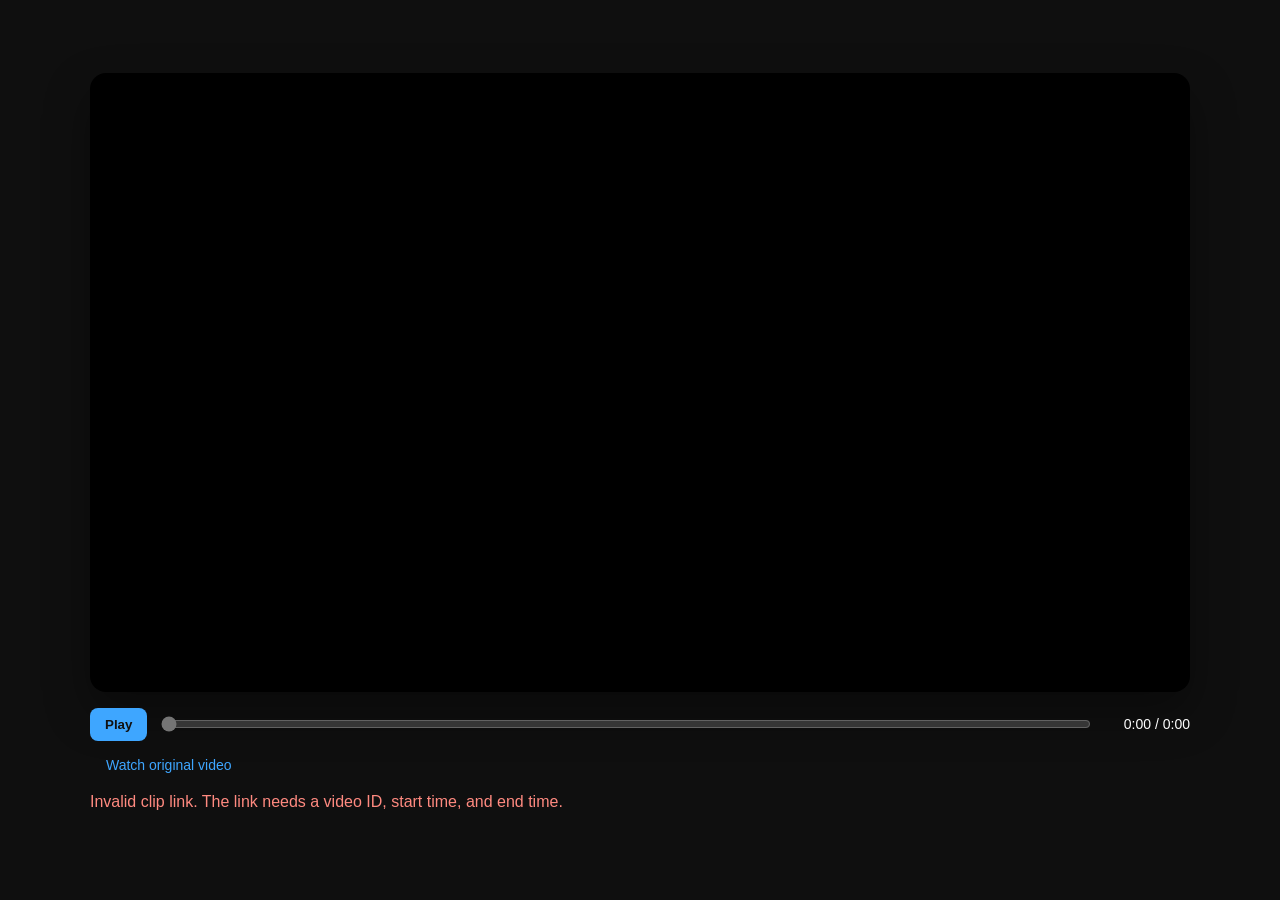
<file: index.html>
<!DOCTYPE html>
<html lang="en">
<head>
  <meta charset="UTF-8" />
  <meta name="viewport" content="width=device-width, initial-scale=1.0" />
  <title>YouTube Clip</title>
  <style>
    :root { color-scheme: dark; }
    * { box-sizing: border-box; }

    body {
      margin: 0;
      min-height: 100vh;
      display: grid;
      place-items: center;
      background: #0f0f0f;
      color: white;
      font-family: Arial, sans-serif;
    }

    .container { width: min(1100px, 92vw); }

    .player-wrap {
      width: 100%;
      aspect-ratio: 16 / 9;
      background: #000;
      border-radius: 16px;
      overflow: hidden;
      box-shadow: 0 20px 45px rgba(0, 0, 0, 0.35);
    }

    #player { width: 100%; height: 100%; }

    .controls {
      display: flex;
      align-items: center;
      gap: 12px;
      margin-top: 16px;
    }

    button {
      padding: 9px 15px;
      border: 0;
      border-radius: 8px;
      background: #3ea6ff;
      color: #111;
      font-weight: bold;
      cursor: pointer;
    }

    #progress {
      flex: 1;
      min-width: 0;
      cursor: pointer;
    }

    #time {
      min-width: 85px;
      text-align: right;
      font-size: 14px;
      font-variant-numeric: tabular-nums;
    }

    .details {
      margin-top: 16px;
      display: flex;
      gap: 16px;
      flex-wrap: wrap;
      align-items: center;
      color: #aaa;
      font-size: 14px;
    }

    .details a { color: #3ea6ff; }

    .clip-title {
      margin: 16px 0 0;
      font-size: 20px;
    }

    .error {
      display: none;
      margin-top: 20px;
      color: #ff8a80;
    }
  </style>
</head>
<body>
  <main class="container">
    <div class="player-wrap">
      <div id="player"></div>
    </div>

    <h1 id="clip-title" class="clip-title" hidden></h1>

    <div class="controls">
      <button id="play-button" type="button" disabled>Play</button>
      <input id="progress" type="range" min="0" max="1000" value="0"
             aria-label="Clip position" disabled />
      <span id="time">0:00 / 0:00</span>
    </div>

    <div class="details">
      <span id="clip-range"></span>
      <a id="original-link" target="_blank" rel="noopener noreferrer">
        Watch original video
      </a>
    </div>

    <p id="error" class="error">
      Invalid clip link. The link needs a video ID, start time, and end time.
    </p>
  </main>

  <script>
    const params = new URLSearchParams(location.search);
    const videoId = params.get("v");
    const start = Number(params.get("s"));
    const end = Number(params.get("e"));
    const clipTitle = params.get("t");
    const duration = end - start;

    const errorEl = document.getElementById("error");
    const rangeEl = document.getElementById("clip-range");
    const titleEl = document.getElementById("clip-title");
    const originalLink = document.getElementById("original-link");
    const playButton = document.getElementById("play-button");
    const progress = document.getElementById("progress");
    const timeEl = document.getElementById("time");

    function formatTime(value) {
      const seconds = Math.floor(Math.max(0, value));
      const hours = Math.floor(seconds / 3600);
      const minutes = Math.floor((seconds % 3600) / 60);
      const remainder = String(seconds % 60).padStart(2, "0");

      return hours
        ? `${hours}:${String(minutes).padStart(2, "0")}:${remainder}`
        : `${minutes}:${remainder}`;
    }

    if (
      !videoId ||
      !/^[\w-]{11}$/.test(videoId) ||
      !Number.isFinite(start) ||
      !Number.isFinite(end) ||
      start < 0 ||
      end <= start
    ) {
      errorEl.style.display = "block";
      throw new Error("Invalid clip parameters");
    }

    if (clipTitle) {
      titleEl.textContent = clipTitle;
      titleEl.hidden = false;
      document.title = `${clipTitle} | YouTube Clip`;
    }

    rangeEl.textContent =
      `Clip from ${formatTime(start)} to ${formatTime(end)}`;

    originalLink.href =
      `https://www.youtube.com/watch?v=${encodeURIComponent(videoId)}&t=${Math.floor(start)}s`;

    timeEl.textContent = `0:00 / ${formatTime(duration)}`;

    let player;
    let timerId;

    function updateControls() {
      if (!player || typeof player.getCurrentTime !== "function") return;

      const current = player.getCurrentTime();
      const elapsed = Math.max(0, Math.min(duration, current - start));

      progress.value = String(Math.round((elapsed / duration) * 1000));
      timeEl.textContent =
        `${formatTime(elapsed)} / ${formatTime(duration)}`;

      if (current >= end) {
        player.pauseVideo();
        player.seekTo(start, true);
        progress.value = "0";
        timeEl.textContent = `0:00 / ${formatTime(duration)}`;
        playButton.textContent = "Replay";
      }
    }

    playButton.addEventListener("click", () => {
      if (!player) return;

      if (player.getPlayerState() === YT.PlayerState.PLAYING) {
        player.pauseVideo();
      } else {
        const current = player.getCurrentTime();
        if (current < start || current >= end) {
          player.seekTo(start, true);
        }
        player.playVideo();
      }
    });

    progress.addEventListener("input", () => {
      if (!player) return;

      const elapsed = (Number(progress.value) / 1000) * duration;
      player.seekTo(start + elapsed, true);
      timeEl.textContent =
        `${formatTime(elapsed)} / ${formatTime(duration)}`;
    });

    function onYouTubeIframeAPIReady() {
      player = new YT.Player("player", {
        videoId,
        playerVars: {
          controls: 0,
          disablekb: 1,
          fs: 0,
          rel: 0,
          playsinline: 1
        },
        events: {
          onReady: () => {
            player.seekTo(start, true);
            playButton.disabled = false;
            progress.disabled = false;
            timerId = setInterval(updateControls, 100);
          },
          onStateChange: (event) => {
            if (event.data === YT.PlayerState.PLAYING) {
              playButton.textContent = "Pause";
            } else if (event.data === YT.PlayerState.PAUSED) {
              playButton.textContent = "Play";
            }
          }
        }
      });
    }

    window.onYouTubeIframeAPIReady = onYouTubeIframeAPIReady;

    const tag = document.createElement("script");
    tag.src = "https://www.youtube.com/iframe_api";
    document.head.appendChild(tag);
  </script>
</body>
</html>
</file>
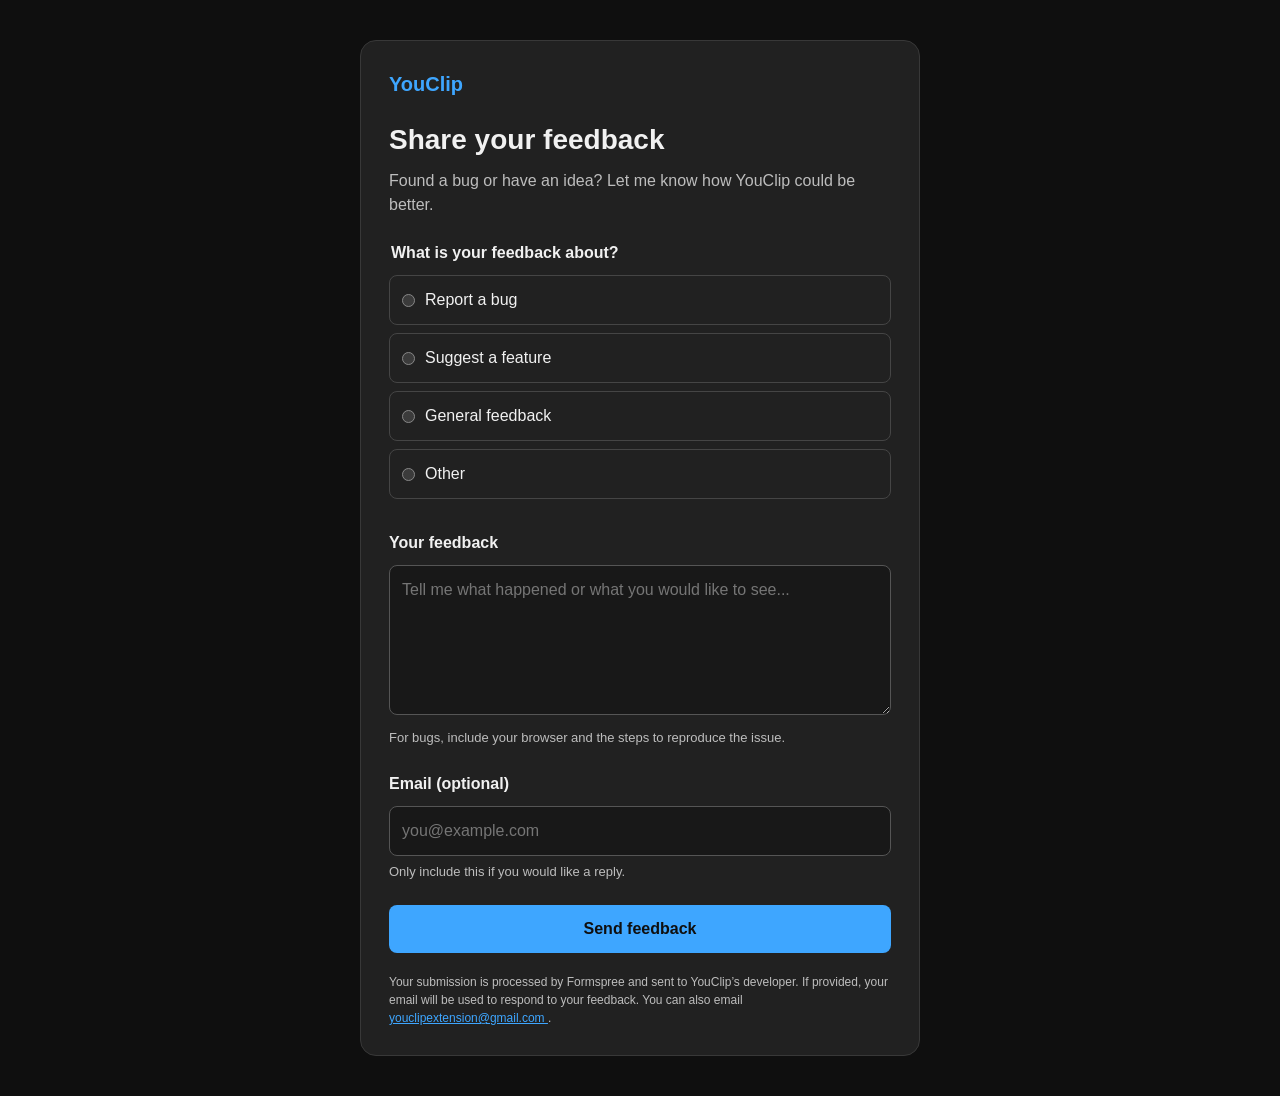
<file: feedback/index.html>
<!DOCTYPE html>
<html lang="en">
<head>
  <meta charset="UTF-8" />
  <meta name="viewport" content="width=device-width, initial-scale=1.0" />
  <title>YouClip — Feedback</title>

  <style>
    :root {
      color-scheme: dark;
    }

    * {
      box-sizing: border-box;
    }

    body {
      margin: 0;
      min-height: 100vh;
      padding: 40px 16px;
      background: #0f0f0f;
      color: #f1f1f1;
      font-family: Arial, sans-serif;
      line-height: 1.5;
    }

    main {
      width: min(100%, 560px);
      margin: 0 auto;
      padding: 28px;
      background: #212121;
      border: 1px solid #383838;
      border-radius: 16px;
    }

    .brand {
      margin: 0 0 20px;
      color: #3ea6ff;
      font-size: 20px;
      font-weight: bold;
    }

    h1 {
      margin: 0 0 8px;
      font-size: 28px;
    }

    .intro {
      margin: 0 0 24px;
      color: #bdbdbd;
    }

    fieldset {
      margin: 0 0 24px;
      padding: 0;
      border: 0;
    }

    legend,
    .field-label {
      display: block;
      margin-bottom: 10px;
      font-weight: bold;
    }

    .option {
      display: flex;
      align-items: center;
      gap: 10px;
      margin-bottom: 8px;
      padding: 12px;
      border: 1px solid #454545;
      border-radius: 8px;
      cursor: pointer;
    }

    .option:hover {
      background: #2c2c2c;
    }

    input[type="radio"] {
      margin: 0;
      accent-color: #3ea6ff;
    }

    textarea,
    input[type="email"] {
      width: 100%;
      padding: 12px;
      border: 1px solid #555;
      border-radius: 8px;
      background: #181818;
      color: #f1f1f1;
      font: inherit;
    }

    textarea {
      min-height: 150px;
      resize: vertical;
    }

    textarea:focus,
    input[type="email"]:focus {
      outline: 2px solid #3ea6ff;
      outline-offset: 2px;
    }

    .field {
      margin-bottom: 24px;
    }

    .hint {
      margin: 6px 0 0;
      color: #bdbdbd;
      font-size: 13px;
    }

    button {
      width: 100%;
      padding: 12px 20px;
      border: 0;
      border-radius: 8px;
      background: #3ea6ff;
      color: #0f0f0f;
      font: inherit;
      font-weight: bold;
      cursor: pointer;
    }

    button:hover {
      background: #65b8ff;
    }

    button:disabled {
      opacity: 0.6;
      cursor: wait;
    }

    #status {
      margin: 16px 0 0;
    }

    #status:empty {
      display: none;
    }

    .privacy {
      margin: 20px 0 0;
      color: #bdbdbd;
      font-size: 12px;
    }

    a {
      color: #3ea6ff;
      overflow-wrap: anywhere;
    }

    @media (max-width: 480px) {
      main {
        padding: 20px;
      }
    }
  </style>
</head>

<body>
  <main>
    <p class="brand">YouClip</p>
    <h1>Share your feedback</h1>
    <p class="intro">
      Found a bug or have an idea? Let me know how YouClip could be better.
    </p>

    <form
      id="feedback-form"
      action="https://formspree.io/f/xoejazdn"
      method="POST"
    >
      <input type="hidden" name="source" value="feedback" />

      <fieldset>
        <legend>What is your feedback about?</legend>

        <label class="option">
          <input type="radio" name="category" value="Bug report" required />
          <span>Report a bug</span>
        </label>

        <label class="option">
          <input type="radio" name="category" value="Feature request" />
          <span>Suggest a feature</span>
        </label>

        <label class="option">
          <input type="radio" name="category" value="General feedback" />
          <span>General feedback</span>
        </label>

        <label class="option">
          <input type="radio" name="category" value="Other" />
          <span>Other</span>
        </label>
      </fieldset>

      <div class="field">
        <label class="field-label" for="message">Your feedback</label>
        <textarea
          id="message"
          name="message"
          maxlength="5000"
          placeholder="Tell me what happened or what you would like to see..."
          required
        ></textarea>
        <p class="hint">
          For bugs, include your browser and the steps to reproduce the issue.
        </p>
      </div>

      <div class="field">
        <label class="field-label" for="email">Email (optional)</label>
        <input
          id="email"
          name="email"
          type="email"
          autocomplete="email"
          placeholder="you@example.com"
        />
        <p class="hint">Only include this if you would like a reply.</p>
      </div>

      <button id="submit-button" type="submit">Send feedback</button>
    </form>

    <p id="status" role="status" aria-live="polite"></p>

    <p class="privacy">
      Your submission is processed by Formspree and sent to YouClip’s
      developer. If provided, your email will be used to respond to your
      feedback.
      You can also email
      <a href="mailto:youclipextension@gmail.com">
        youclipextension@gmail.com
      </a>.
    </p>
  </main>

  <script>
    const form = document.getElementById("feedback-form");
    const button = document.getElementById("submit-button");
    const status = document.getElementById("status");

    form.addEventListener("submit", async (event) => {
      event.preventDefault();

      if (!form.reportValidity() || button.disabled) {
        return;
      }

      const message = document.getElementById("message");

      if (!message.value.trim()) {
        status.textContent = "Please enter your feedback.";
        message.focus();
        return;
      }

      button.disabled = true;
      button.textContent = "Sending...";
      status.textContent = "";

      try {
        const response = await fetch(form.action, {
          method: "POST",
          body: new FormData(form),
          headers: {
            Accept: "application/json"
          }
        });

        if (!response.ok) {
          throw new Error("Submission failed");
        }

        form.hidden = true;
        status.style.color = "#9be9a8";
        status.textContent = "Thanks! Your feedback has been sent.";
      } catch (error) {
        status.style.color = "#ff8a80";
        status.textContent =
          "Could not send your feedback. Please try again or use the email link below.";
      } finally {
        button.disabled = false;
        button.textContent = "Send feedback";
      }
    });
  </script>
</body>
</html>
</file>
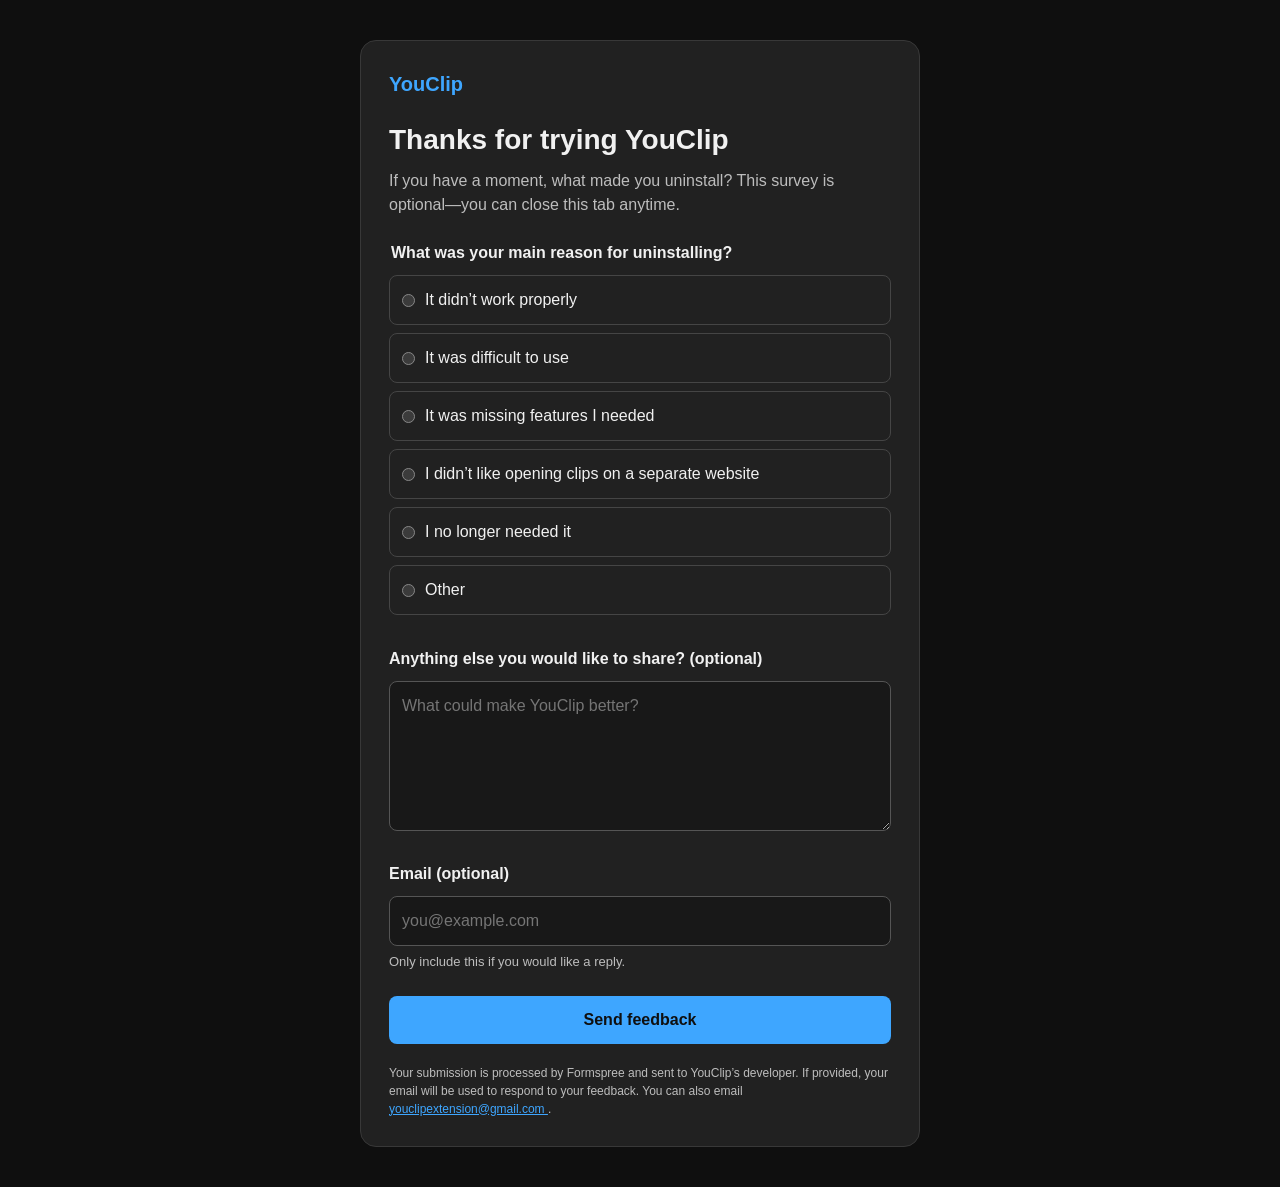
<file: uninstall/index.html>
<!DOCTYPE html>
<html lang="en">
<head>
  <meta charset="UTF-8" />
  <meta name="viewport" content="width=device-width, initial-scale=1.0" />
  <title>YouClip — Uninstall Feedback</title>

  <style>
    :root {
      color-scheme: dark;
    }

    * {
      box-sizing: border-box;
    }

    body {
      margin: 0;
      min-height: 100vh;
      padding: 40px 16px;
      background: #0f0f0f;
      color: #f1f1f1;
      font-family: Arial, sans-serif;
      line-height: 1.5;
    }

    main {
      width: min(100%, 560px);
      margin: 0 auto;
      padding: 28px;
      background: #212121;
      border: 1px solid #383838;
      border-radius: 16px;
    }

    .brand {
      margin: 0 0 20px;
      color: #3ea6ff;
      font-size: 20px;
      font-weight: bold;
    }

    h1 {
      margin: 0 0 8px;
      font-size: 28px;
    }

    .intro {
      margin: 0 0 24px;
      color: #bdbdbd;
    }

    fieldset {
      margin: 0 0 24px;
      padding: 0;
      border: 0;
    }

    legend,
    .field-label {
      display: block;
      margin-bottom: 10px;
      font-weight: bold;
    }

    .option {
      display: flex;
      align-items: center;
      gap: 10px;
      margin-bottom: 8px;
      padding: 12px;
      border: 1px solid #454545;
      border-radius: 8px;
      cursor: pointer;
    }

    .option:hover {
      background: #2c2c2c;
    }

    input[type="radio"] {
      margin: 0;
      accent-color: #3ea6ff;
    }

    textarea,
    input[type="email"] {
      width: 100%;
      padding: 12px;
      border: 1px solid #555;
      border-radius: 8px;
      background: #181818;
      color: #f1f1f1;
      font: inherit;
    }

    textarea {
      min-height: 150px;
      resize: vertical;
    }

    textarea:focus,
    input[type="email"]:focus {
      outline: 2px solid #3ea6ff;
      outline-offset: 2px;
    }

    .field {
      margin-bottom: 24px;
    }

    .hint {
      margin: 6px 0 0;
      color: #bdbdbd;
      font-size: 13px;
    }

    button {
      width: 100%;
      padding: 12px 20px;
      border: 0;
      border-radius: 8px;
      background: #3ea6ff;
      color: #0f0f0f;
      font: inherit;
      font-weight: bold;
      cursor: pointer;
    }

    button:hover {
      background: #65b8ff;
    }

    button:disabled {
      opacity: 0.6;
      cursor: wait;
    }

    #status {
      margin: 16px 0 0;
    }

    #status:empty {
      display: none;
    }

    .privacy {
      margin: 20px 0 0;
      color: #bdbdbd;
      font-size: 12px;
    }

    a {
      color: #3ea6ff;
      overflow-wrap: anywhere;
    }

    @media (max-width: 480px) {
      main {
        padding: 20px;
      }
    }
  </style>
</head>

<body>
  <main>
    <p class="brand">YouClip</p>
    <h1>Thanks for trying YouClip</h1>
<p class="intro">
  If you have a moment, what made you uninstall?
  This survey is optional—you can close this tab anytime.
</p>

    <form
      id="feedback-form"
      action="https://formspree.io/f/xoejazdn"
      method="POST"
    >
      <input type="hidden" name="source" value="uninstall" />

      <fieldset>
  <legend>What was your main reason for uninstalling?</legend>

  <label class="option">
    <input type="radio" name="category" value="Did not work" required />
    <span>It didn’t work properly</span>
  </label>

  <label class="option">
    <input type="radio" name="category" value="Difficult to use" />
    <span>It was difficult to use</span>
  </label>

  <label class="option">
    <input type="radio" name="category" value="Missing features" />
    <span>It was missing features I needed</span>
  </label>

  <label class="option">
    <input type="radio" name="category" value="Separate viewer website" />
    <span>I didn’t like opening clips on a separate website</span>
  </label>

  <label class="option">
    <input type="radio" name="category" value="No longer needed" />
    <span>I no longer needed it</span>
  </label>

  <label class="option">
    <input type="radio" name="category" value="Other" />
    <span>Other</span>
  </label>
</fieldset>

      <div class="field">
  <label class="field-label" for="message">
    Anything else you would like to share? (optional)
  </label>
  <textarea
    id="message"
    name="message"
    maxlength="5000"
    placeholder="What could make YouClip better?"
  ></textarea>
</div>

      <div class="field">
        <label class="field-label" for="email">Email (optional)</label>
        <input
          id="email"
          name="email"
          type="email"
          autocomplete="email"
          placeholder="you@example.com"
        />
        <p class="hint">Only include this if you would like a reply.</p>
      </div>

      <button id="submit-button" type="submit">Send feedback</button>
    </form>

    <p id="status" role="status" aria-live="polite"></p>

    <p class="privacy">
      Your submission is processed by Formspree and sent to YouClip’s
      developer. If provided, your email will be used to respond to your
      feedback.
      You can also email
      <a href="mailto:youclipextension@gmail.com">
        youclipextension@gmail.com
      </a>.
    </p>
  </main>

  <script>
    const form = document.getElementById("feedback-form");
    const button = document.getElementById("submit-button");
    const status = document.getElementById("status");

    form.addEventListener("submit", async (event) => {
      event.preventDefault();

      if (!form.reportValidity() || button.disabled) {
        return;
      }

      
      button.disabled = true;
      button.textContent = "Sending...";
      status.textContent = "";

      try {
        const response = await fetch(form.action, {
          method: "POST",
          body: new FormData(form),
          headers: {
            Accept: "application/json"
          }
        });

        if (!response.ok) {
          throw new Error("Submission failed");
        }

        form.hidden = true;
        status.style.color = "#9be9a8";
        status.textContent = "Thanks! Your feedback has been sent.";
      } catch (error) {
        status.style.color = "#ff8a80";
        status.textContent =
          "Could not send your feedback. Please try again or use the email link below.";
      } finally {
        button.disabled = false;
        button.textContent = "Send feedback";
      }
    });
  </script>
</body>
</html>
</file>
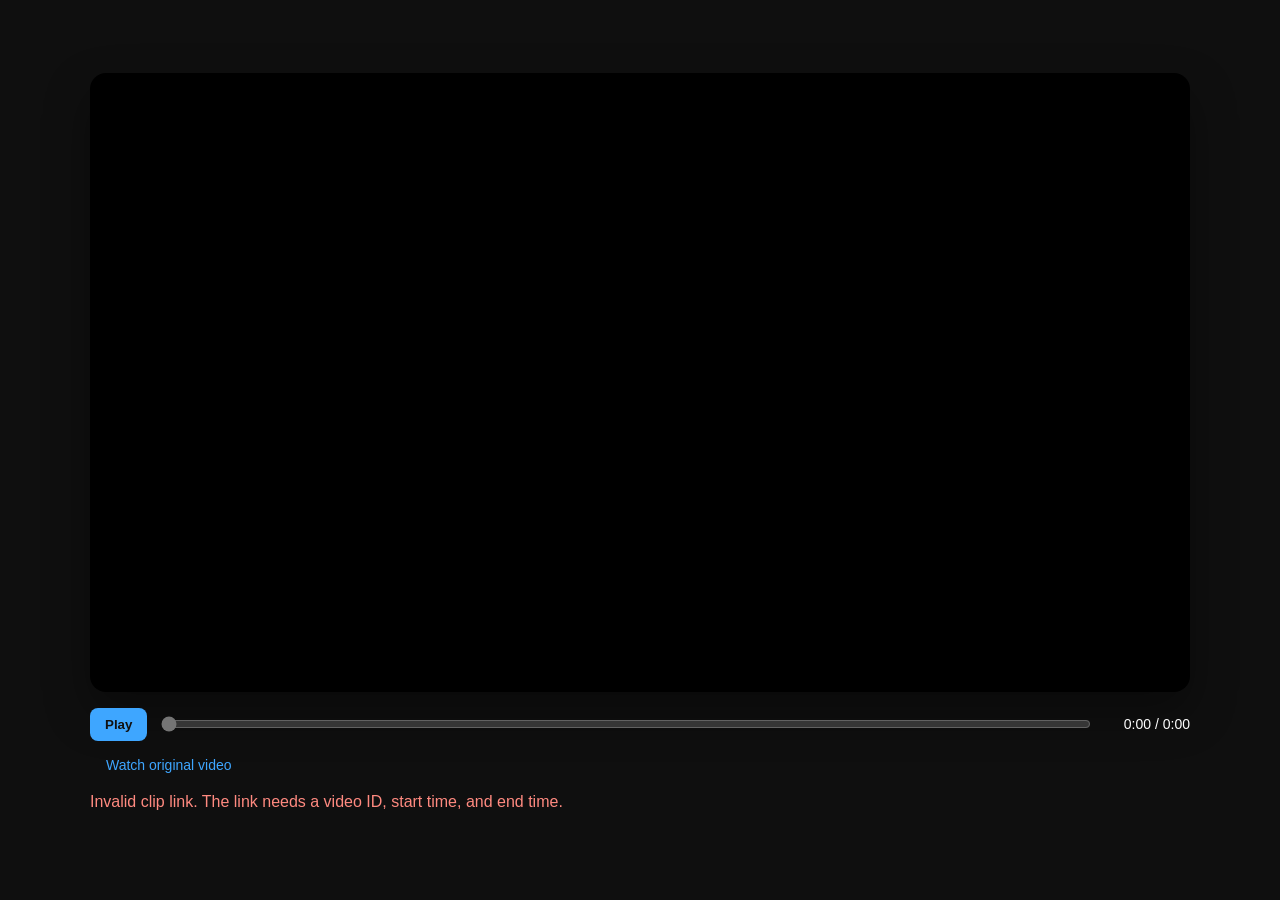
<file: watch/index.html>
<!DOCTYPE html>
<html lang="en">

<head>
  <meta charset="UTF-8" />
  <meta name="viewport" content="width=device-width, initial-scale=1.0" />

  <link rel="icon" type="image/png" href="/scissor.png">

  <title>YouClip</title>

  <!-- Discord / social media preview -->
  <meta property="og:site_name" content="YouClip">
  <meta property="og:title" content="YouClip">
  <meta property="og:description" content="Watch this YouTube clip on YouClip">
  <meta property="og:type" content="video.other">

  <meta name="twitter:card" content="summary_large_image">
  <meta name="twitter:title" content="YouClip">
  <meta name="twitter:description" content="Watch this YouTube clip on YouClip">

  <style>
    :root { color-scheme: dark; }
    * { box-sizing: border-box; }

    body {
      margin: 0;
      min-height: 100vh;
      display: grid;
      place-items: center;
      background: #0f0f0f;
      color: white;
      font-family: Arial, sans-serif;
    }

    .container { width: min(1100px, 92vw); }

    .player-wrap {
      width: 100%;
      aspect-ratio: 16 / 9;
      background: #000;
      border-radius: 16px;
      overflow: hidden;
      box-shadow: 0 20px 45px rgba(0, 0, 0, 0.35);
    }

    #player { width: 100%; height: 100%; }

    .controls {
      display: flex;
      align-items: center;
      gap: 12px;
      margin-top: 16px;
    }

    button {
      padding: 9px 15px;
      border: 0;
      border-radius: 8px;
      background: #3ea6ff;
      color: #111;
      font-weight: bold;
      cursor: pointer;
    }

    #progress {
      flex: 1;
      min-width: 0;
      cursor: pointer;
    }

    #time {
      min-width: 85px;
      text-align: right;
      font-size: 14px;
      font-variant-numeric: tabular-nums;
    }

    .details {
      margin-top: 16px;
      display: flex;
      gap: 16px;
      flex-wrap: wrap;
      align-items: center;
      color: #aaa;
      font-size: 14px;
    }

    .details a { color: #3ea6ff; }

    .error {
      display: none;
      margin-top: 20px;
      color: #ff8a80;
    }
  </style>
</head>
<body>
  <main class="container">
    <div class="player-wrap">
      <div id="player"></div>
    </div>
    <div class="controls">
      <button id="play-button" type="button" disabled>Play</button>
      <input id="progress" type="range" min="0" max="1000" value="0"
             aria-label="Clip position" disabled />
      <span id="time">0:00 / 0:00</span>
    </div>

    <div class="details">
      <span id="clip-range"></span>
      <a id="original-link" target="_blank" rel="noopener noreferrer">
        Watch original video
      </a>
    </div>

    <p id="error" class="error">
      Invalid clip link. The link needs a video ID, start time, and end time.
    </p>
  </main>

  <script>
    const params = new URLSearchParams(location.search);

const videoId = params.get("v");
const start = Number(params.get("t"));
const end = Number(params.get("end"));

const duration = end - start;

    const errorEl = document.getElementById("error");
    const rangeEl = document.getElementById("clip-range");
    const originalLink = document.getElementById("original-link");
    const playButton = document.getElementById("play-button");
    const progress = document.getElementById("progress");
    const timeEl = document.getElementById("time");

    function formatTime(value) {
      const seconds = Math.floor(Math.max(0, value));
      const hours = Math.floor(seconds / 3600);
      const minutes = Math.floor((seconds % 3600) / 60);
      const remainder = String(seconds % 60).padStart(2, "0");

      return hours
        ? `${hours}:${String(minutes).padStart(2, "0")}:${remainder}`
        : `${minutes}:${remainder}`;
    }

    if (
      !videoId ||
      !/^[\w-]{11}$/.test(videoId) ||
      !Number.isFinite(start) ||
      !Number.isFinite(end) ||
      start < 0 ||
      end <= start
    ) {
      errorEl.style.display = "block";
      throw new Error("Invalid clip parameters");
    }

    rangeEl.textContent =
      `Clip from ${formatTime(start)} to ${formatTime(end)}`;

    originalLink.href =
      `https://www.youtube.com/watch?v=${encodeURIComponent(videoId)}&t=${Math.floor(start)}s`;

    timeEl.textContent = `0:00 / ${formatTime(duration)}`;

    let player;
    let timerId;

    function updateControls() {
      if (!player || typeof player.getCurrentTime !== "function") return;

      const current = player.getCurrentTime();
      const elapsed = Math.max(0, Math.min(duration, current - start));

      progress.value = String(Math.round((elapsed / duration) * 1000));
      timeEl.textContent =
        `${formatTime(elapsed)} / ${formatTime(duration)}`;

      if (current >= end) {
        player.pauseVideo();
        player.seekTo(start, true);
        progress.value = "0";
        timeEl.textContent = `0:00 / ${formatTime(duration)}`;
        playButton.textContent = "Replay";
      }
    }

    playButton.addEventListener("click", () => {
      if (!player) return;

      if (player.getPlayerState() === YT.PlayerState.PLAYING) {
        player.pauseVideo();
      } else {
        const current = player.getCurrentTime();
        if (current < start || current >= end) {
          player.seekTo(start, true);
        }
        player.playVideo();
      }
    });

    progress.addEventListener("input", () => {
      if (!player) return;

      const elapsed = (Number(progress.value) / 1000) * duration;
      player.seekTo(start + elapsed, true);
      timeEl.textContent =
        `${formatTime(elapsed)} / ${formatTime(duration)}`;
    });

    function onYouTubeIframeAPIReady() {
      player = new YT.Player("player", {
        videoId,
        playerVars: {
          controls: 0,
          disablekb: 1,
          fs: 0,
          rel: 0,
          playsinline: 1
        },
        events: {
          onReady: () => {
            player.seekTo(start, true);
            playButton.disabled = false;
            progress.disabled = false;
            timerId = setInterval(updateControls, 100);
          },
          onStateChange: (event) => {
            if (event.data === YT.PlayerState.PLAYING) {
              playButton.textContent = "Pause";
            } else if (event.data === YT.PlayerState.PAUSED) {
              playButton.textContent = "Play";
            }
          }
        }
      });
    }

    window.onYouTubeIframeAPIReady = onYouTubeIframeAPIReady;

    const tag = document.createElement("script");
    tag.src = "https://www.youtube.com/iframe_api";
    document.head.appendChild(tag);
  </script>
</body>
</html>
</file>
